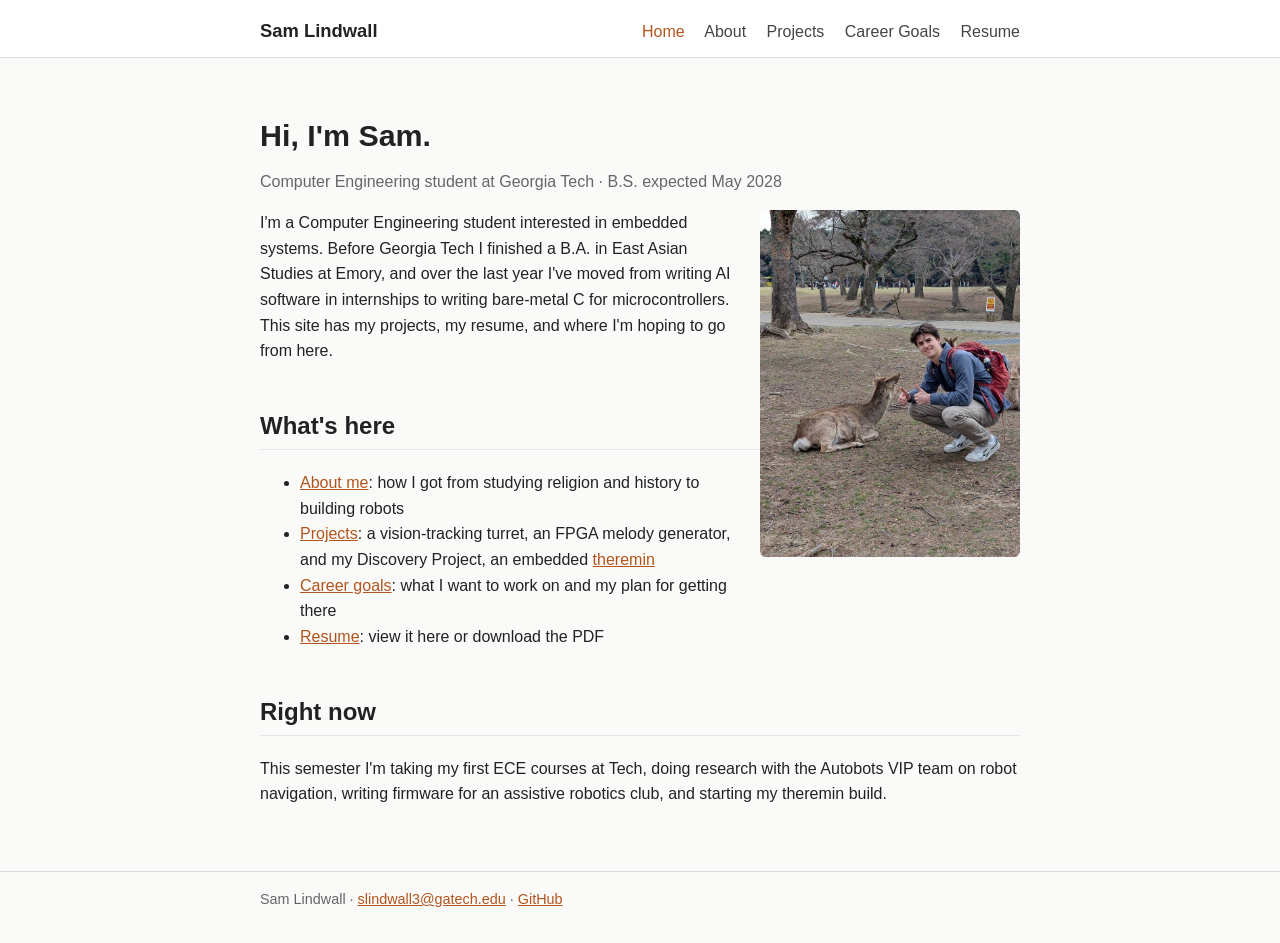
<file: index.html>
<!DOCTYPE html>
<html lang="en">
<head>
  <meta charset="utf-8">
  <meta name="viewport" content="width=device-width, initial-scale=1">
  <title>Sam Lindwall</title>
  <link rel="stylesheet" href="style.css">
</head>
<body>
<header>
  <div class="wrap">
    <a class="name" href="index.html">Sam Lindwall</a>
    <nav>
      <a href="index.html" class="here">Home</a>
      <a href="about.html">About</a>
      <a href="projects.html">Projects</a>
      <a href="goals.html">Career Goals</a>
      <a href="resume.html">Resume</a>
    </nav>
  </div>
</header>
<main>
  <div class="wrap">
<h1>Hi, I'm Sam.</h1>
<p class="sub">Computer Engineering student at Georgia Tech &middot; B.S. expected May 2028</p>
<figure style="float: right; width: 260px; max-width: 45%; margin: 0 0 12px 24px;">
  <img src="me.jpg" alt="Oh deer">
</figure>
<p>I'm a Computer Engineering student interested in embedded systems. Before Georgia Tech I finished a B.A. in East Asian Studies at Emory, and over the last year I've moved from writing AI software in internships to writing bare-metal C for microcontrollers. This site has my projects, my resume, and where I'm hoping to go from here.</p>

<h2>What's here</h2>
<ul>
  <li><a href="about.html">About me</a>: how I got from studying religion and history to building robots</li>
  <li><a href="projects.html">Projects</a>: a vision-tracking turret, an FPGA melody generator, and my Discovery Project, an embedded <a href="theremin.html">theremin</a></li>
  <li><a href="goals.html">Career goals</a>: what I want to work on and my plan for getting there</li>
  <li><a href="resume.html">Resume</a>: view it here or download the PDF</li>
</ul>

<h2>Right now</h2>
<p>This semester I'm taking my first ECE courses at Tech, doing research with the Autobots VIP team on robot navigation, writing firmware for an assistive robotics club, and starting my theremin build.</p>

  </div>
</main>
<footer>
  <div class="wrap">
    Sam Lindwall &middot; <a href="mailto:slindwall3@gatech.edu">slindwall3@gatech.edu</a> &middot; <a href="https://github.com/sam-lindwall">GitHub</a>
  </div>
</footer>
</body>
</html>
</file>
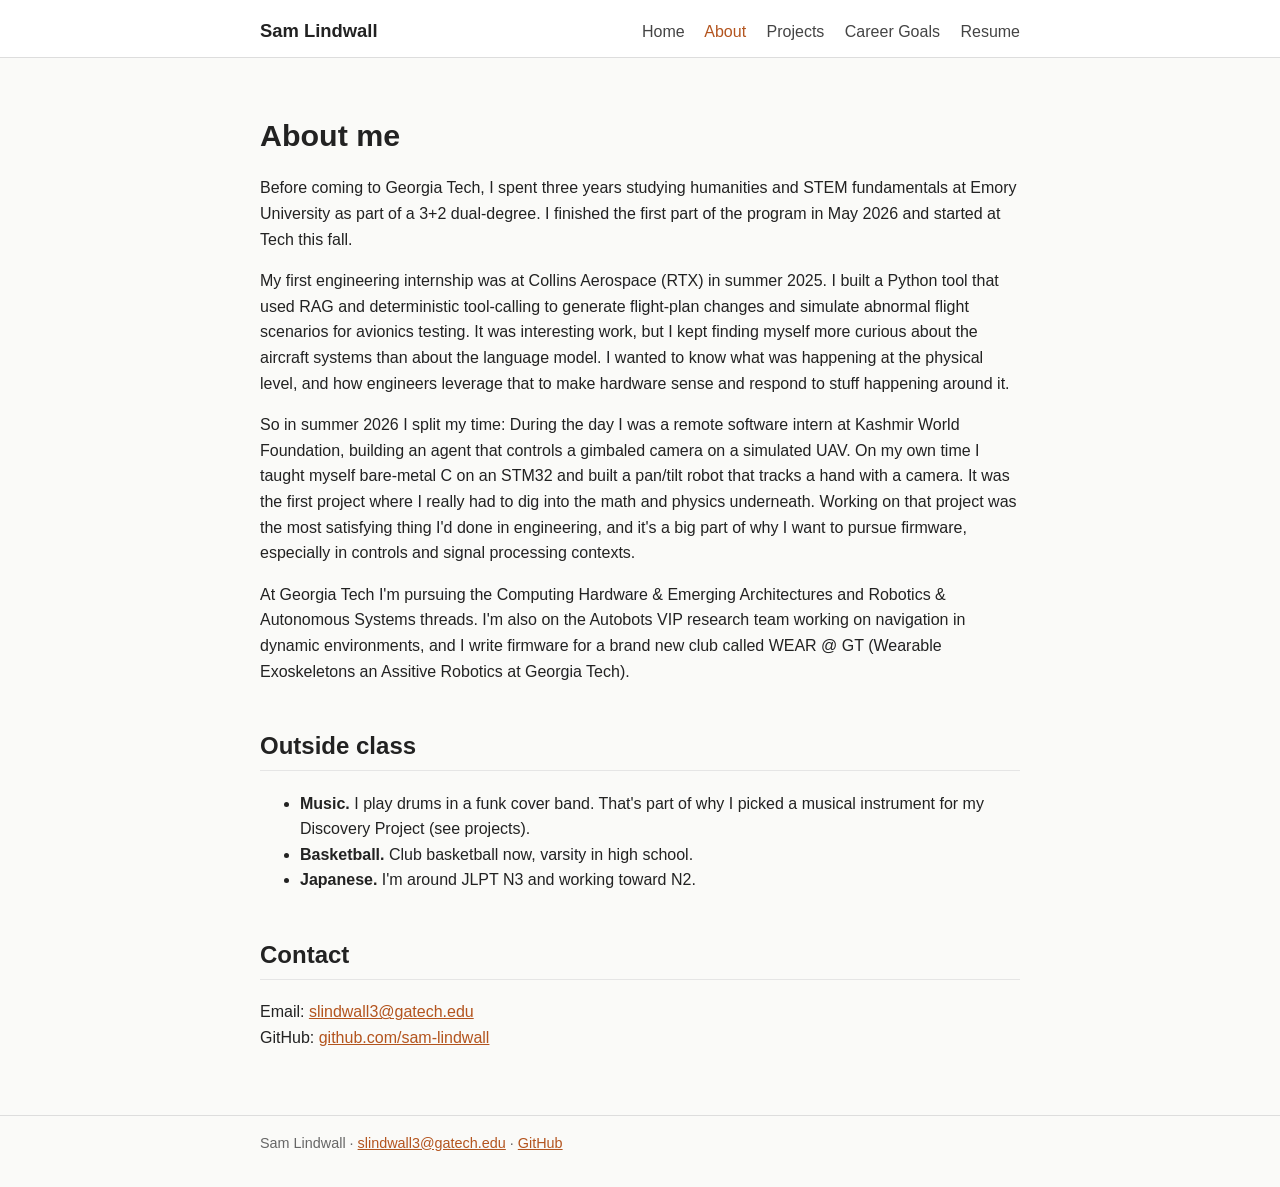
<file: about.html>
<!DOCTYPE html>
<html lang="en">
<head>
  <meta charset="utf-8">
  <meta name="viewport" content="width=device-width, initial-scale=1">
  <title>About | Sam Lindwall</title>
  <link rel="stylesheet" href="style.css">
</head>
<body>
<header>
  <div class="wrap">
    <a class="name" href="index.html">Sam Lindwall</a>
    <nav>
      <a href="index.html">Home</a>
      <a href="about.html" class="here">About</a>
      <a href="projects.html">Projects</a>
      <a href="goals.html">Career Goals</a>
      <a href="resume.html">Resume</a>
    </nav>
  </div>
</header>
<main>
  <div class="wrap">
<h1>About me</h1>

<p>Before coming to Georgia Tech, I spent three years studying humanities and STEM fundamentals at Emory University as part of a 3+2 dual-degree. I finished the first part of the program in May 2026 and started at Tech this fall. </p>

<p>My first engineering internship was at Collins Aerospace (RTX) in summer 2025. I built a Python tool that used RAG and deterministic tool-calling to generate flight-plan changes and simulate abnormal flight scenarios for avionics testing. It was interesting work, but I kept finding myself more curious about the aircraft systems than about the language model. I wanted to know what was happening at the physical level, and how engineers leverage that to make hardware sense and respond to stuff happening around it. </p>

<p>So in summer 2026 I split my time: During the day I was a remote software intern at Kashmir World Foundation, building an agent that controls a gimbaled camera on a simulated UAV. On my own time I taught myself bare-metal C on an STM32 and built a pan/tilt robot that tracks a hand with a camera. It was the first project where I really had to dig into the math and physics underneath. Working on that project was the most satisfying thing I'd done in engineering, and it's a big part of why I want to pursue firmware, especially in controls and signal processing contexts.</p>

<p>At Georgia Tech I'm pursuing the Computing Hardware &amp; Emerging Architectures and Robotics &amp; Autonomous Systems threads. I'm also on the Autobots VIP research team working on navigation in dynamic environments, and I write firmware for a brand new club called WEAR @ GT (Wearable Exoskeletons an Assitive Robotics at Georgia Tech).</p>

<h2>Outside class</h2>
<ul>
  <li><strong>Music.</strong> I play drums in a funk cover band. That's part of why I picked a musical instrument for my Discovery Project (see projects).</li>
  <li><strong>Basketball.</strong> Club basketball now, varsity in high school.</li>
  <li><strong>Japanese.</strong> I'm around JLPT N3 and working toward N2.</li>
</ul>

<h2>Contact</h2>
<p>Email: <a href="mailto:slindwall3@gatech.edu">slindwall3@gatech.edu</a><br>
GitHub: <a href="https://github.com/sam-lindwall">github.com/sam-lindwall</a></p>

  </div>
</main>
<footer>
  <div class="wrap">
    Sam Lindwall &middot; <a href="mailto:slindwall3@gatech.edu">slindwall3@gatech.edu</a> &middot; <a href="https://github.com/sam-lindwall">GitHub</a>
  </div>
</footer>
</body>
</html>
</file>
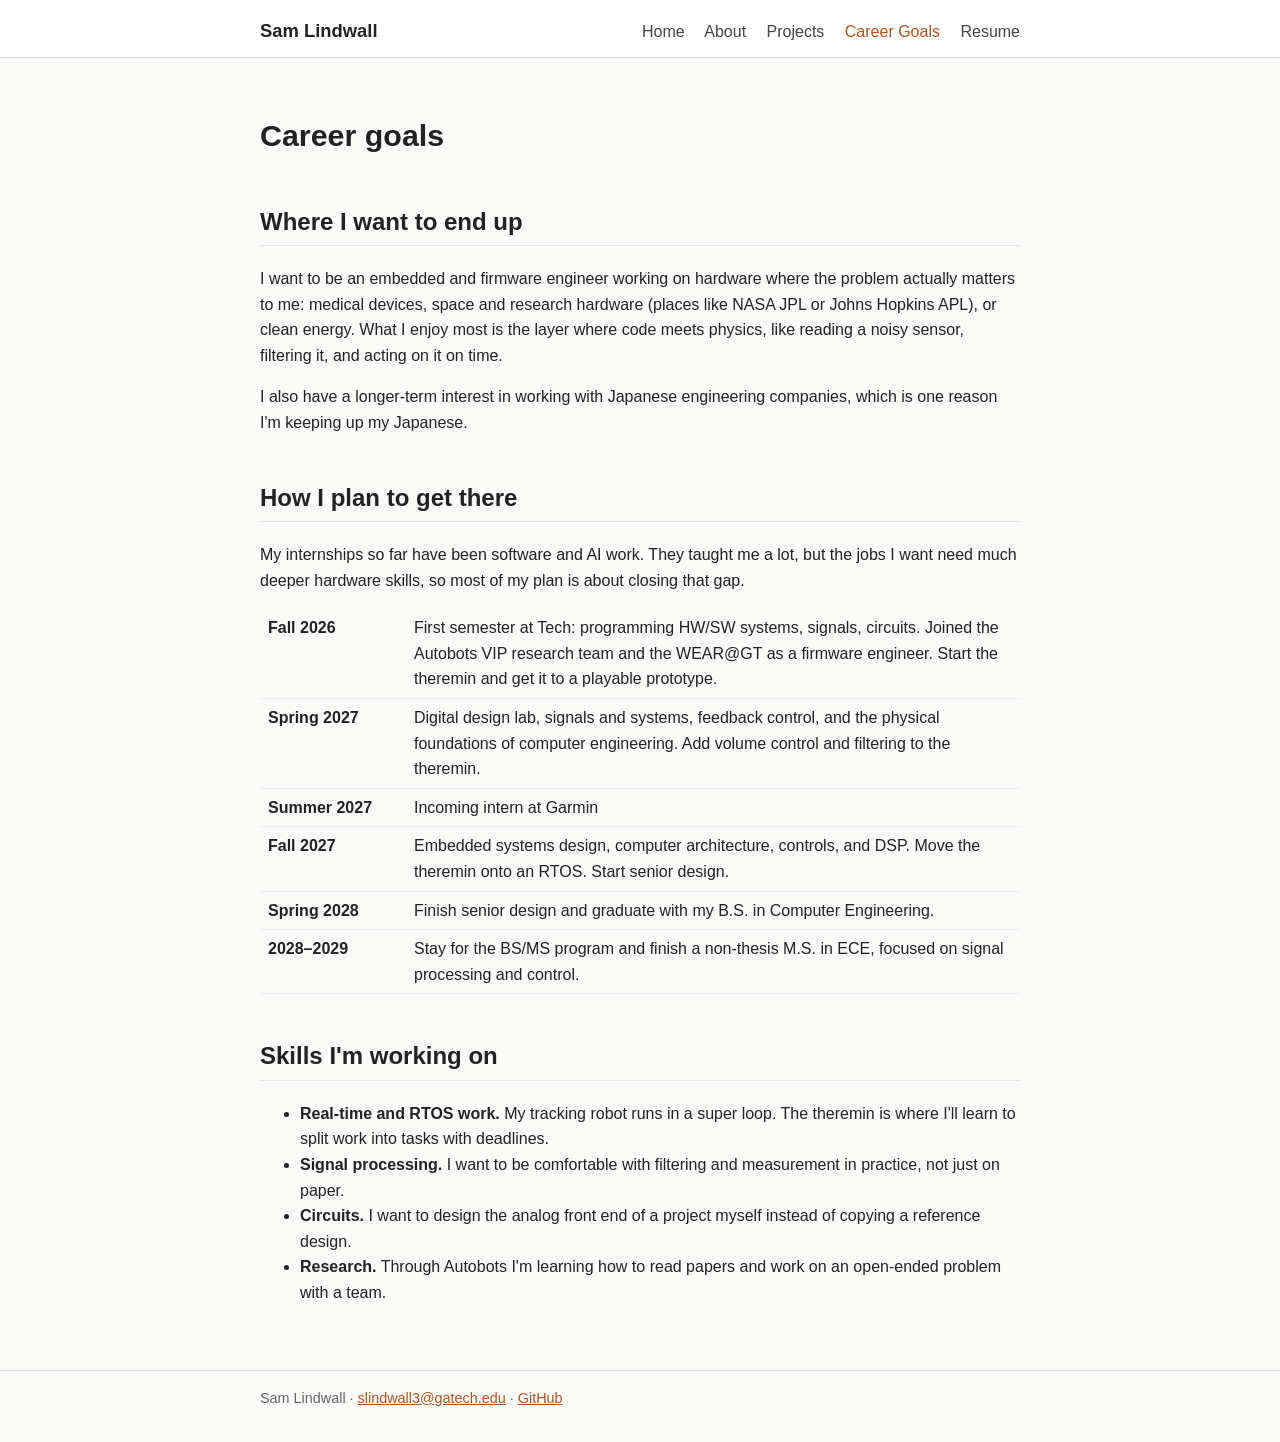
<file: goals.html>
<!DOCTYPE html>
<html lang="en">
<head>
  <meta charset="utf-8">
  <meta name="viewport" content="width=device-width, initial-scale=1">
  <title>Career Goals | Sam Lindwall</title>
  <link rel="stylesheet" href="style.css">
</head>
<body>
<header>
  <div class="wrap">
    <a class="name" href="index.html">Sam Lindwall</a>
    <nav>
      <a href="index.html">Home</a>
      <a href="about.html">About</a>
      <a href="projects.html">Projects</a>
      <a href="goals.html" class="here">Career Goals</a>
      <a href="resume.html">Resume</a>
    </nav>
  </div>
</header>
<main>
  <div class="wrap">
<h1>Career goals</h1>

<h2>Where I want to end up</h2>
<p>I want to be an embedded and firmware engineer working on hardware where the problem actually matters to me: medical devices, space and research hardware (places like NASA JPL or Johns Hopkins APL), or clean energy. What I enjoy most is the layer where code meets physics, like reading a noisy sensor, filtering it, and acting on it on time.</p>
<p>I also have a longer-term interest in working with Japanese engineering companies, which is one reason I'm keeping up my Japanese.</p>

<h2>How I plan to get there</h2>
<p>My internships so far have been software and AI work. They taught me a lot, but the jobs I want need much deeper hardware skills, so most of my plan is about closing that gap.</p>
<table>
  <tr><td>Fall 2026</td><td>First semester at Tech: programming HW/SW systems, signals, circuits. Joined the Autobots VIP research team and the WEAR@GT as a firmware engineer. Start the theremin and get it to a playable prototype.</td></tr>
  <tr><td>Spring 2027</td><td>Digital design lab, signals and systems, feedback control, and the physical foundations of computer engineering. Add volume control and filtering to the theremin.</td></tr>
  <tr><td>Summer 2027</td><td>Incoming intern at Garmin</td></tr>
  <tr><td>Fall 2027</td><td>Embedded systems design, computer architecture, controls, and DSP. Move the theremin onto an RTOS. Start senior design.</td></tr>
  <tr><td>Spring 2028</td><td>Finish senior design and graduate with my B.S. in Computer Engineering.</td></tr>
  <tr><td>2028&ndash;2029</td><td>Stay for the BS/MS program and finish a non-thesis M.S. in ECE, focused on signal processing and control.</td></tr>
</table>

<h2>Skills I'm working on</h2>
<ul>
  <li><strong>Real-time and RTOS work.</strong> My tracking robot runs in a super loop. The theremin is where I'll learn to split work into tasks with deadlines.</li>
  <li><strong>Signal processing.</strong> I want to be comfortable with filtering and measurement in practice, not just on paper.</li>
  <li><strong>Circuits.</strong> I want to design the analog front end of a project myself instead of copying a reference design.</li>
  <li><strong>Research.</strong> Through Autobots I'm learning how to read papers and work on an open-ended problem with a team.</li>
</ul>

  </div>
</main>
<footer>
  <div class="wrap">
    Sam Lindwall &middot; <a href="mailto:slindwall3@gatech.edu">slindwall3@gatech.edu</a> &middot; <a href="https://github.com/sam-lindwall">GitHub</a>
  </div>
</footer>
</body>
</html>
</file>
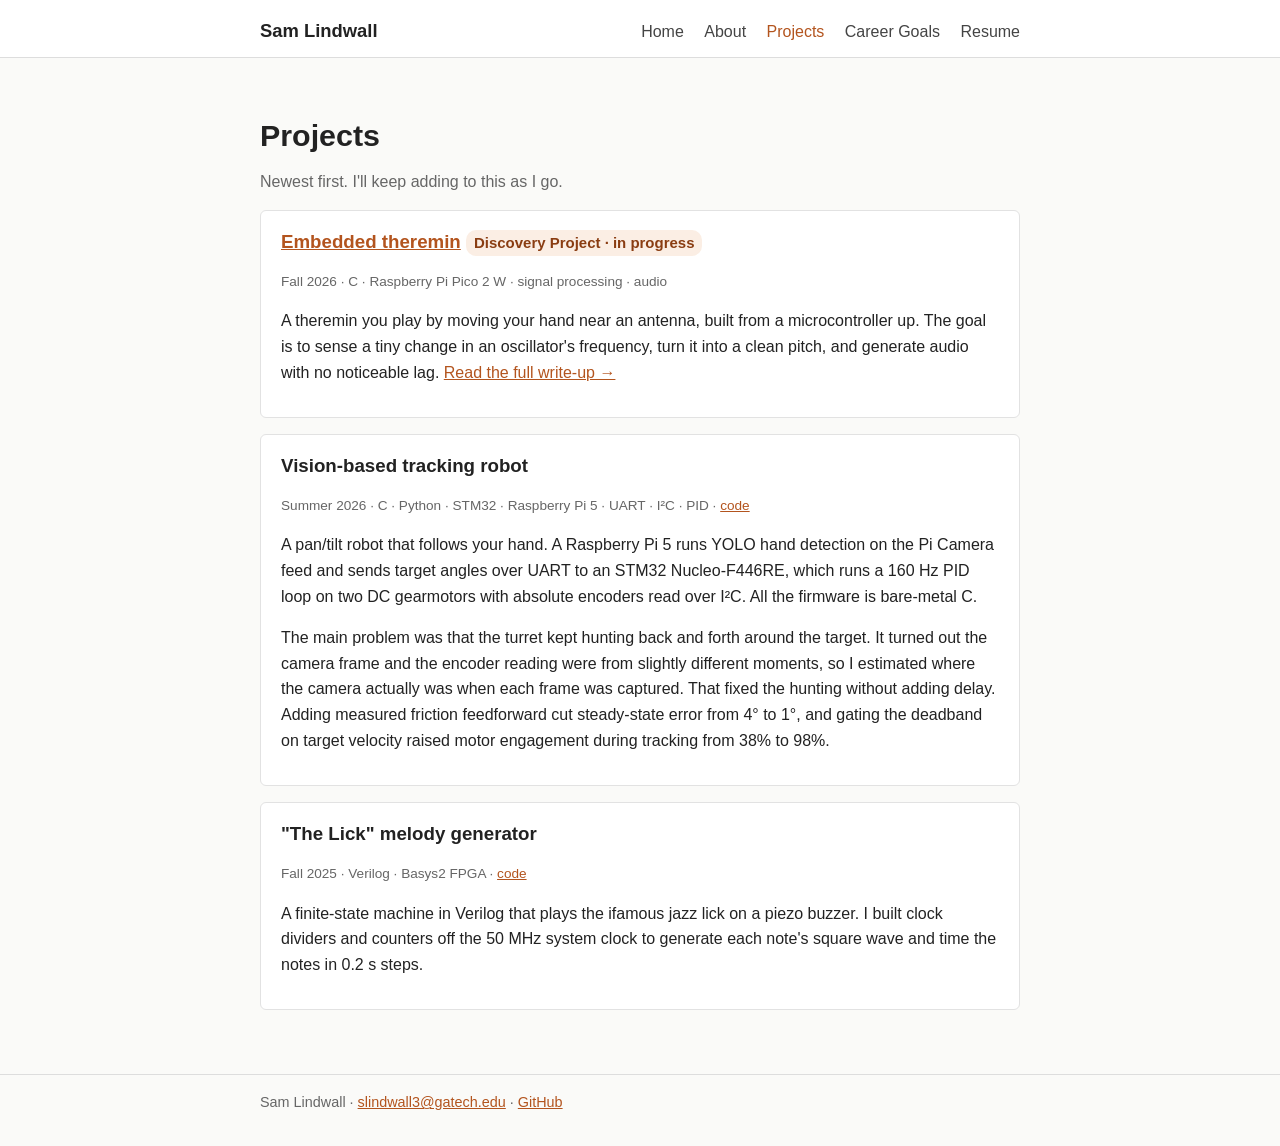
<file: projects.html>
<!DOCTYPE html>
<html lang="en">
<head>
  <meta charset="utf-8">
  <meta name="viewport" content="width=device-width, initial-scale=1">
  <title>Projects | Sam Lindwall</title>
  <link rel="stylesheet" href="style.css">
</head>
<body>
<header>
  <div class="wrap">
    <a class="name" href="index.html">Sam Lindwall</a>
    <nav>
      <a href="index.html">Home</a>
      <a href="about.html">About</a>
      <a href="projects.html" class="here">Projects</a>
      <a href="goals.html">Career Goals</a>
      <a href="resume.html">Resume</a>
    </nav>
  </div>
</header>
<main>
  <div class="wrap">
<h1>Projects</h1>
<p class="sub">Newest first. I'll keep adding to this as I go.</p>

<div class="card">
  <h3><a href="theremin.html">Embedded theremin</a> <span class="status">Discovery Project &middot; in progress</span></h3>
  <p class="tags">Fall 2026 &middot; C &middot; Raspberry Pi Pico 2 W &middot; signal processing &middot; audio</p>
  <p>A theremin you play by moving your hand near an antenna, built from a microcontroller up. The goal is to sense a tiny change in an oscillator's frequency, turn it into a clean pitch, and generate audio with no noticeable lag. <a href="theremin.html">Read the full write-up &rarr;</a></p>
</div>

<div class="card">
  <h3>Vision-based tracking robot</h3>
  <p class="tags">Summer 2026 &middot; C &middot; Python &middot; STM32 &middot; Raspberry Pi 5 &middot; UART &middot; I&sup2;C &middot; PID &middot; <a href="https://github.com/sam-lindwall/turret-v2">code</a></p>
  <p>A pan/tilt robot that follows your hand. A Raspberry Pi 5 runs YOLO hand detection on the Pi Camera feed and sends target angles over UART to an STM32 Nucleo-F446RE, which runs a 160 Hz PID loop on two DC gearmotors with absolute encoders read over I&sup2;C. All the firmware is bare-metal C.</p>
  <p>The main problem was that the turret kept hunting back and forth around the target. It turned out the camera frame and the encoder reading were from slightly different moments, so I estimated where the camera actually was when each frame was captured. That fixed the hunting without adding delay. Adding measured friction feedforward cut steady-state error from 4&deg; to 1&deg;, and gating the deadband on target velocity raised motor engagement during tracking from 38% to 98%.</p>
</div>

<div class="card">
  <h3>"The Lick" melody generator</h3>
  <p class="tags">Fall 2025 &middot; Verilog &middot; Basys2 FPGA &middot; <a href="https://github.com/sam-lindwall/verilog-buzzer-lick">code</a></p>
  <p>A finite-state machine in Verilog that plays the ifamous jazz lick on a piezo buzzer. I built clock dividers and counters off the 50 MHz system clock to generate each note's square wave and time the notes in 0.2 s steps.</p>
</div>


  </div>
</main>
<footer>
  <div class="wrap">
    Sam Lindwall &middot; <a href="mailto:slindwall3@gatech.edu">slindwall3@gatech.edu</a> &middot; <a href="https://github.com/sam-lindwall">GitHub</a>
  </div>
</footer>
</body>
</html>
</file>
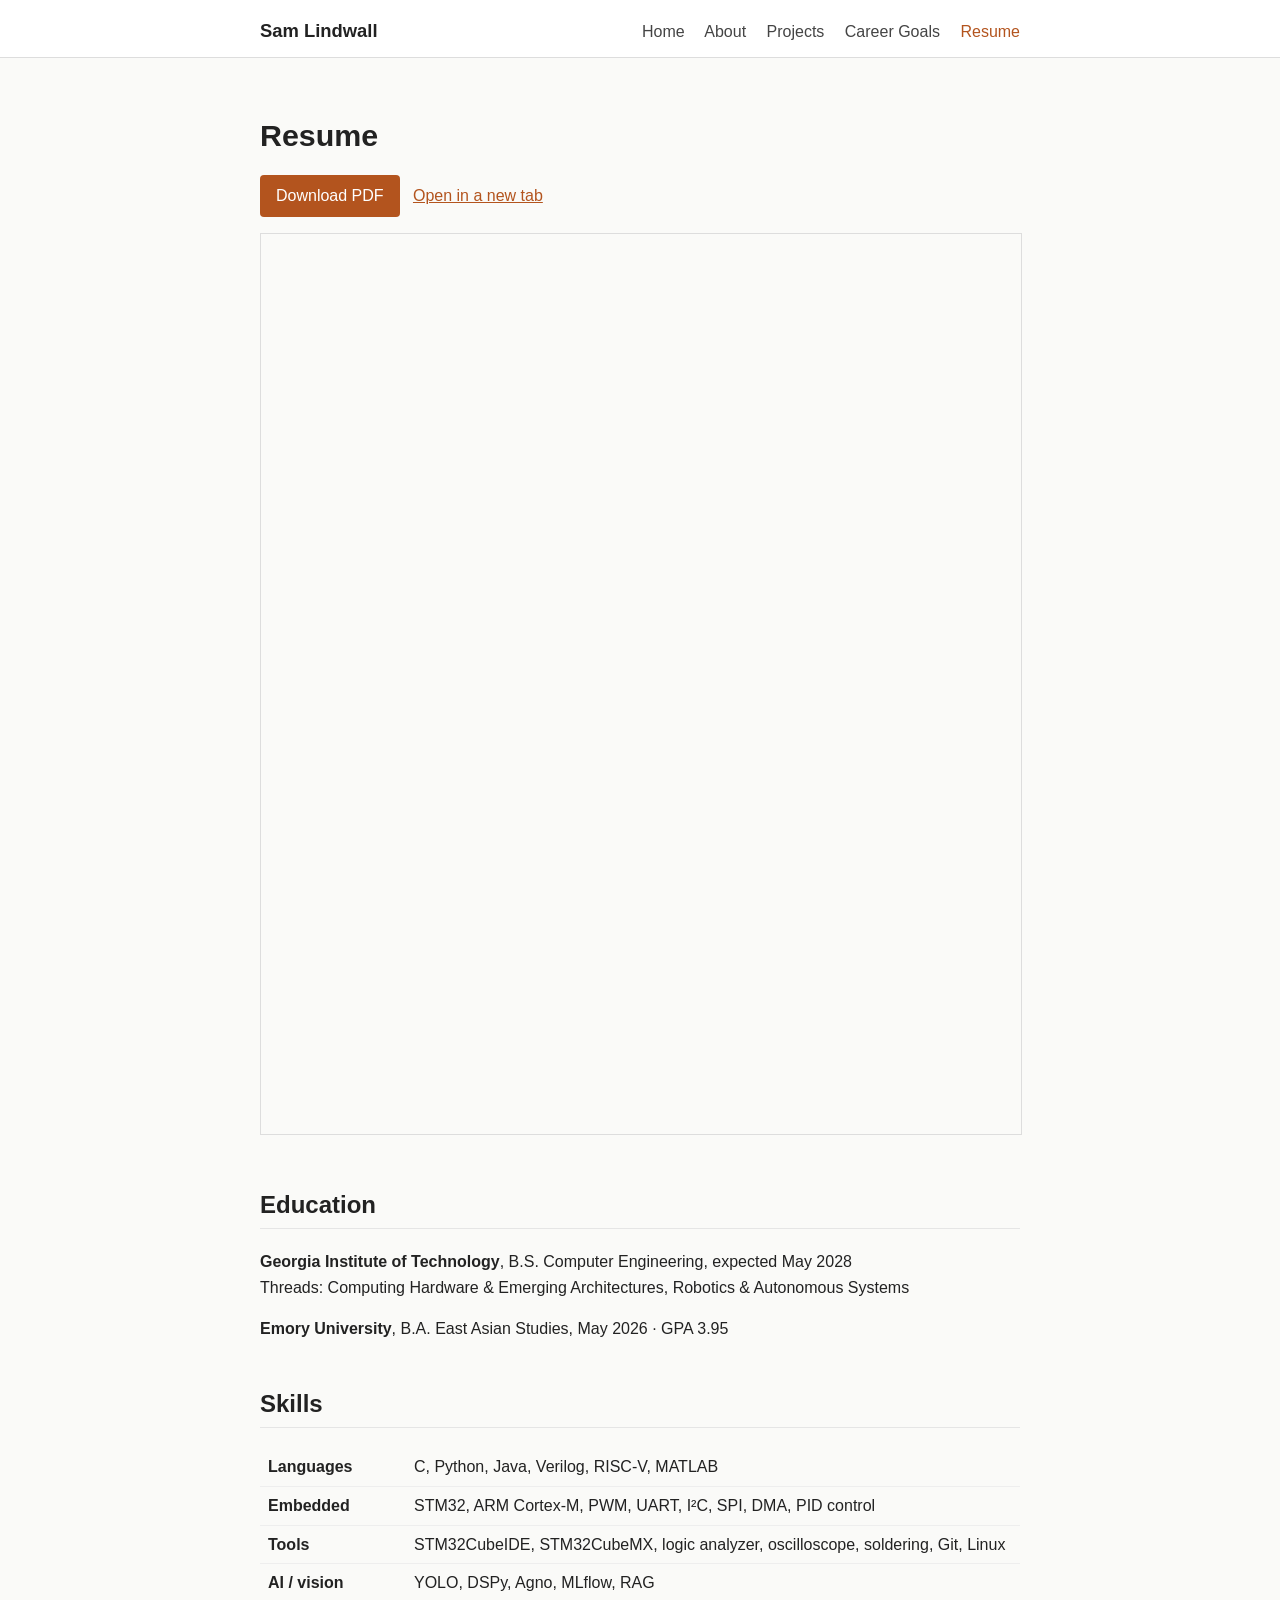
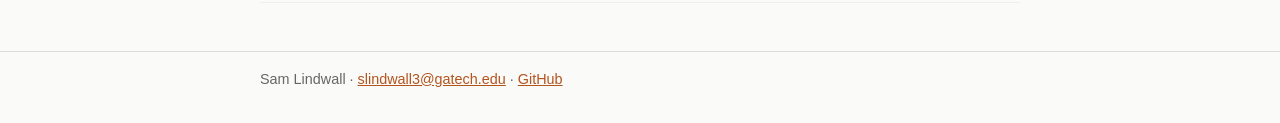
<file: resume.html>
<!DOCTYPE html>
<html lang="en">
<head>
  <meta charset="utf-8">
  <meta name="viewport" content="width=device-width, initial-scale=1">
  <title>Resume | Sam Lindwall</title>
  <link rel="stylesheet" href="style.css">
</head>
<body>
<header>
  <div class="wrap">
    <a class="name" href="index.html">Sam Lindwall</a>
    <nav>
      <a href="index.html">Home</a>
      <a href="about.html">About</a>
      <a href="projects.html">Projects</a>
      <a href="goals.html">Career Goals</a>
      <a href="resume.html" class="here">Resume</a>
    </nav>
  </div>
</header>
<main>
  <div class="wrap">
<h1>Resume</h1>
<p><a class="button" href="Sam%20Lindwall%20Resume.pdf" download>Download PDF</a> &nbsp; <a href="Sam%20Lindwall%20Resume%.pdf" target="_blank">Open in a new tab</a></p>

<iframe class="resume" src="Sam%20Lindwall%20Resume.pdf" title="Sam Lindwall resume"></iframe>
<h2>Education</h2>
<p><strong>Georgia Institute of Technology</strong>, B.S. Computer Engineering, expected May 2028<br>
Threads: Computing Hardware &amp; Emerging Architectures, Robotics &amp; Autonomous Systems</p>
<p><strong>Emory University</strong>, B.A. East Asian Studies, May 2026 &middot; GPA 3.95</p>

<h2>Skills</h2>
<table>
  <tr><td>Languages</td><td>C, Python, Java, Verilog, RISC-V, MATLAB</td></tr>
  <tr><td>Embedded</td><td>STM32, ARM Cortex-M, PWM, UART, I&sup2;C, SPI, DMA, PID control</td></tr>
  <tr><td>Tools</td><td>STM32CubeIDE, STM32CubeMX, logic analyzer, oscilloscope, soldering, Git, Linux</td></tr>
  <tr><td>AI / vision</td><td>YOLO, DSPy, Agno, MLflow, RAG</td></tr>
</table>

  </div>
</main>
<footer>
  <div class="wrap">
    Sam Lindwall &middot; <a href="mailto:slindwall3@gatech.edu">slindwall3@gatech.edu</a> &middot; <a href="https://github.com/sam-lindwall">GitHub</a>
  </div>
</footer>
</body>
</html>
</file>
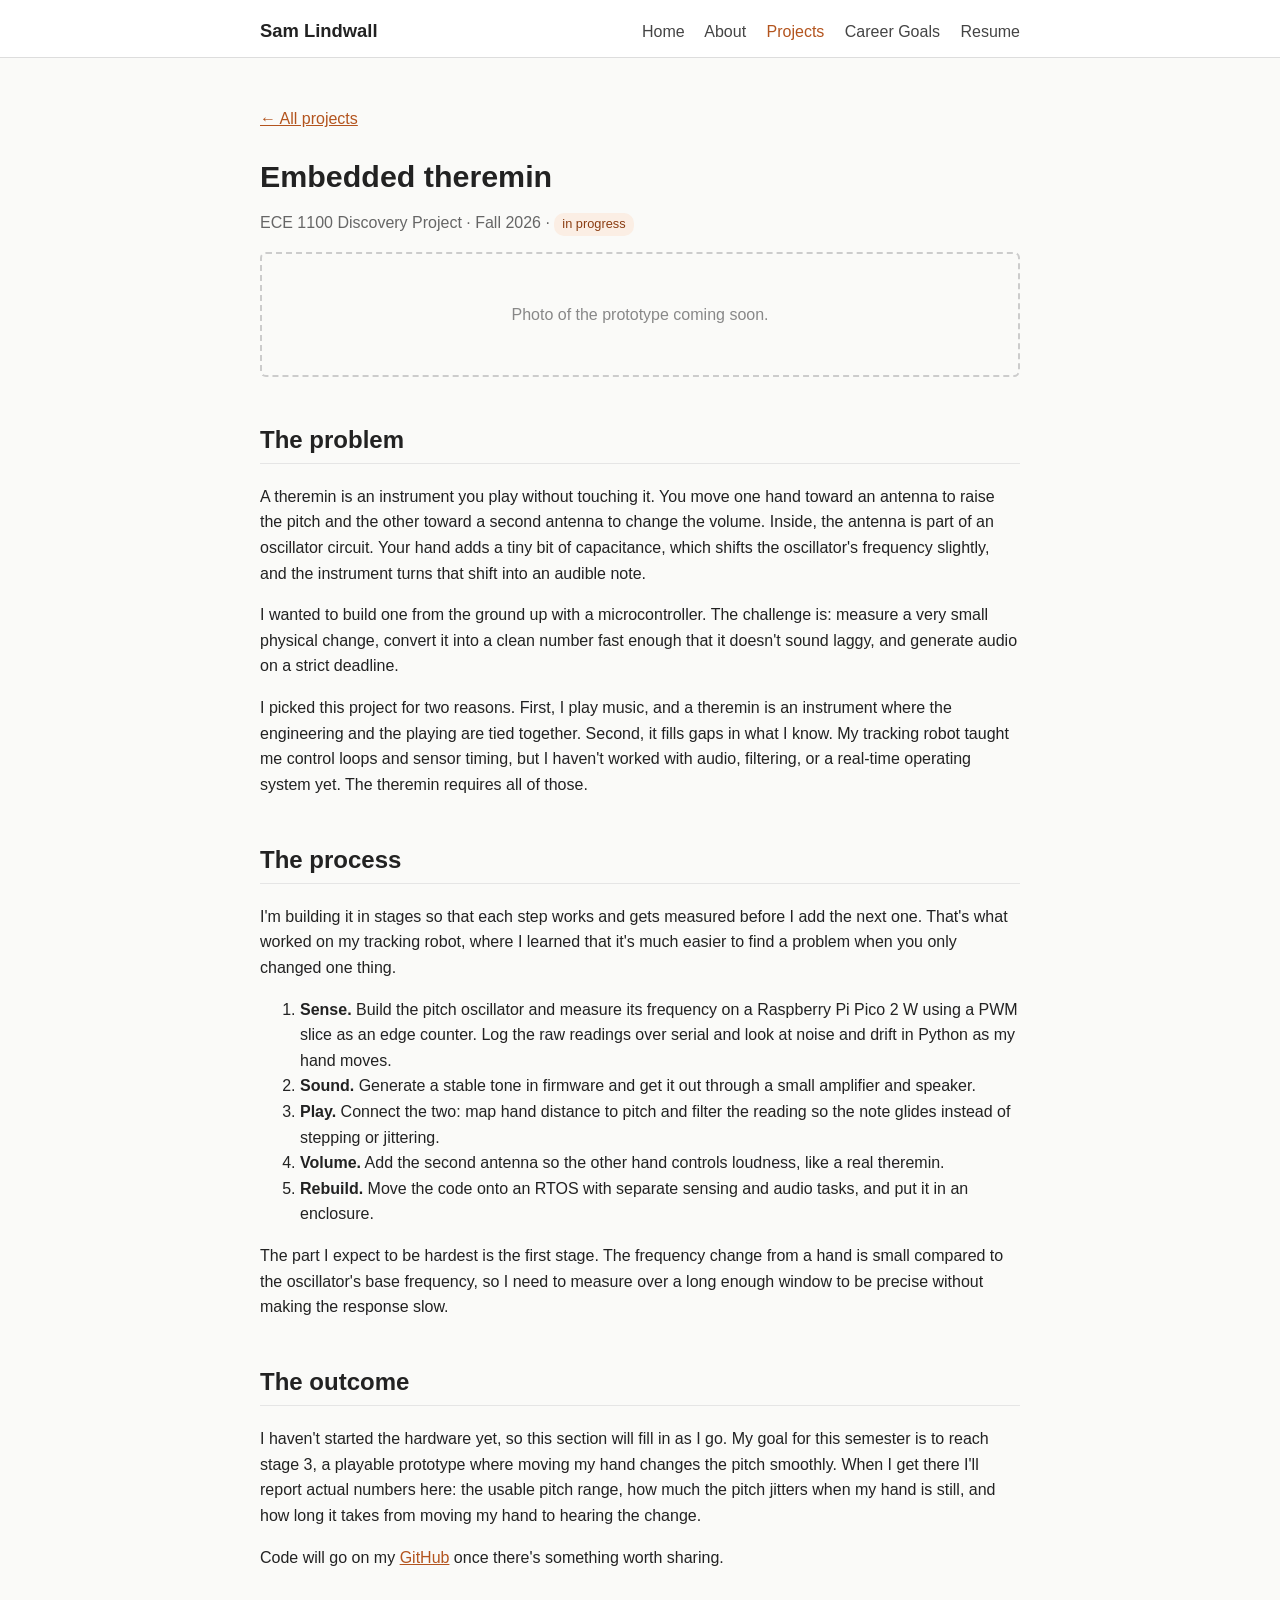
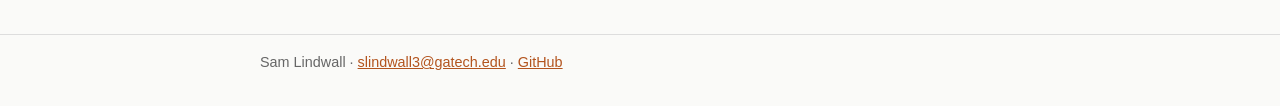
<file: theremin.html>
<!DOCTYPE html>
<html lang="en">
<head>
  <meta charset="utf-8">
  <meta name="viewport" content="width=device-width, initial-scale=1">
  <title>Embedded Theremin | Sam Lindwall</title>
  <link rel="stylesheet" href="style.css">
</head>
<body>
<header>
  <div class="wrap">
    <a class="name" href="index.html">Sam Lindwall</a>
    <nav>
      <a href="index.html">Home</a>
      <a href="about.html">About</a>
      <a href="projects.html" class="here">Projects</a>
      <a href="goals.html">Career Goals</a>
      <a href="resume.html">Resume</a>
    </nav>
  </div>
</header>
<main>
  <div class="wrap">
<p><a href="projects.html">&larr; All projects</a></p>
<h1>Embedded theremin</h1>
<p class="sub">ECE 1100 Discovery Project &middot; Fall 2026 &middot; <span class="status">in progress</span></p>

<div class="placeholder">Photo of the prototype coming soon.</div>

<h2>The problem</h2>
<p>A theremin is an instrument you play without touching it. You move one hand toward an antenna to raise the pitch and the other toward a second antenna to change the volume. Inside, the antenna is part of an oscillator circuit. Your hand adds a tiny bit of capacitance, which shifts the oscillator's frequency slightly, and the instrument turns that shift into an audible note.</p>
<p>I wanted to build one from the ground up with a microcontroller. The challenge is: measure a very small physical change, convert it into a clean number fast enough that it doesn't sound laggy, and generate audio on a strict deadline. </p>
<p>I picked this project for two reasons. First, I play music, and a theremin is an instrument where the engineering and the playing are tied together. Second, it fills gaps in what I know. My tracking robot taught me control loops and sensor timing, but I haven't worked with audio, filtering, or a real-time operating system yet. The theremin requires all of those.</p>

<h2>The process</h2>
<p>I'm building it in stages so that each step works and gets measured before I add the next one. That's what worked on my tracking robot, where I learned that it's much easier to find a problem when you only changed one thing.</p>
<ol>
  <li><strong>Sense.</strong> Build the pitch oscillator and measure its frequency on a Raspberry Pi Pico 2 W using a PWM slice as an edge counter. Log the raw readings over serial and look at noise and drift in Python as my hand moves.</li>
  <li><strong>Sound.</strong> Generate a stable tone in firmware and get it out through a small amplifier and speaker.</li>
  <li><strong>Play.</strong> Connect the two: map hand distance to pitch and filter the reading so the note glides instead of stepping or jittering.</li>
  <li><strong>Volume.</strong> Add the second antenna so the other hand controls loudness, like a real theremin.</li>
  <li><strong>Rebuild.</strong> Move the code onto an RTOS with separate sensing and audio tasks, and put it in an enclosure.</li>
</ol>
<p>The part I expect to be hardest is the first stage. The frequency change from a hand is small compared to the oscillator's base frequency, so I need to measure over a long enough window to be precise without making the response slow.</p>

<h2>The outcome</h2>
<p>I haven't started the hardware yet, so this section will fill in as I go. My goal for this semester is to reach stage 3, a playable prototype where moving my hand changes the pitch smoothly. When I get there I'll report actual numbers here: the usable pitch range, how much the pitch jitters when my hand is still, and how long it takes from moving my hand to hearing the change.</p>
<p>Code will go on my <a href="https://github.com/sam-lindwall">GitHub</a> once there's something worth sharing.</p>

  </div>
</main>
<footer>
  <div class="wrap">
    Sam Lindwall &middot; <a href="mailto:slindwall3@gatech.edu">slindwall3@gatech.edu</a> &middot; <a href="https://github.com/sam-lindwall">GitHub</a>
  </div>
</footer>
</body>
</html>
</file>
<file: style.css>
/* Simple shared styles for every page */
body {
  font-family: -apple-system, "Segoe UI", Roboto, Helvetica, Arial, sans-serif;
  line-height: 1.6;
  color: #222;
  background: #fafaf8;
  margin: 0;
}

.wrap {
  max-width: 760px;
  margin: 0 auto;
  padding: 0 20px;
}

header {
  border-bottom: 1px solid #ddd;
  background: #fff;
}

header .wrap {
  display: flex;
  flex-wrap: wrap;
  align-items: baseline;
  justify-content: space-between;
  padding-top: 16px;
  padding-bottom: 12px;
}

.name {
  font-weight: bold;
  font-size: 1.15em;
  color: #222;
  text-decoration: none;
}

nav a {
  margin-left: 16px;
  color: #444;
  text-decoration: none;
}

nav a:hover,
nav a.here {
  color: #b3541e;
}

main {
  padding: 32px 0 48px;
}

h1 { font-size: 1.9em; margin-bottom: 0.3em; }
h2 { margin-top: 1.8em; border-bottom: 1px solid #e5e5e5; padding-bottom: 4px; }
h3 { margin-bottom: 0.2em; }

a { color: #b3541e; }

.sub {
  color: #666;
  margin-top: 0;
}

.card {
  background: #fff;
  border: 1px solid #e2e2e2;
  border-radius: 6px;
  padding: 16px 20px;
  margin: 16px 0;
}

.card h3 { margin-top: 0; }

.tags {
  font-size: 0.85em;
  color: #666;
}

.status {
  display: inline-block;
  font-size: 0.8em;
  background: #fbeee4;
  color: #8a3d12;
  padding: 1px 8px;
  border-radius: 10px;
}

.placeholder {
  border: 2px dashed #ccc;
  color: #888;
  text-align: center;
  padding: 48px 16px;
  border-radius: 6px;
  margin: 16px 0;
}

figure { margin: 20px 0; }
figure img { max-width: 100%; border-radius: 6px; }
figcaption { font-size: 0.9em; color: #666; }

iframe.resume {
  width: 100%;
  height: 900px;
  border: 1px solid #ddd;
}

.button {
  display: inline-block;
  background: #b3541e;
  color: #fff;
  padding: 8px 16px;
  border-radius: 4px;
  text-decoration: none;
}

table { border-collapse: collapse; width: 100%; }
td { padding: 6px 8px; border-bottom: 1px solid #eee; vertical-align: top; }
td:first-child { white-space: nowrap; font-weight: bold; width: 130px; }

footer {
  border-top: 1px solid #ddd;
  font-size: 0.9em;
  color: #666;
  padding: 16px 0 32px;
}

@media (max-width: 560px) {
  nav a { margin-left: 0; margin-right: 14px; }
  iframe.resume { height: 500px; }
}
</file>
